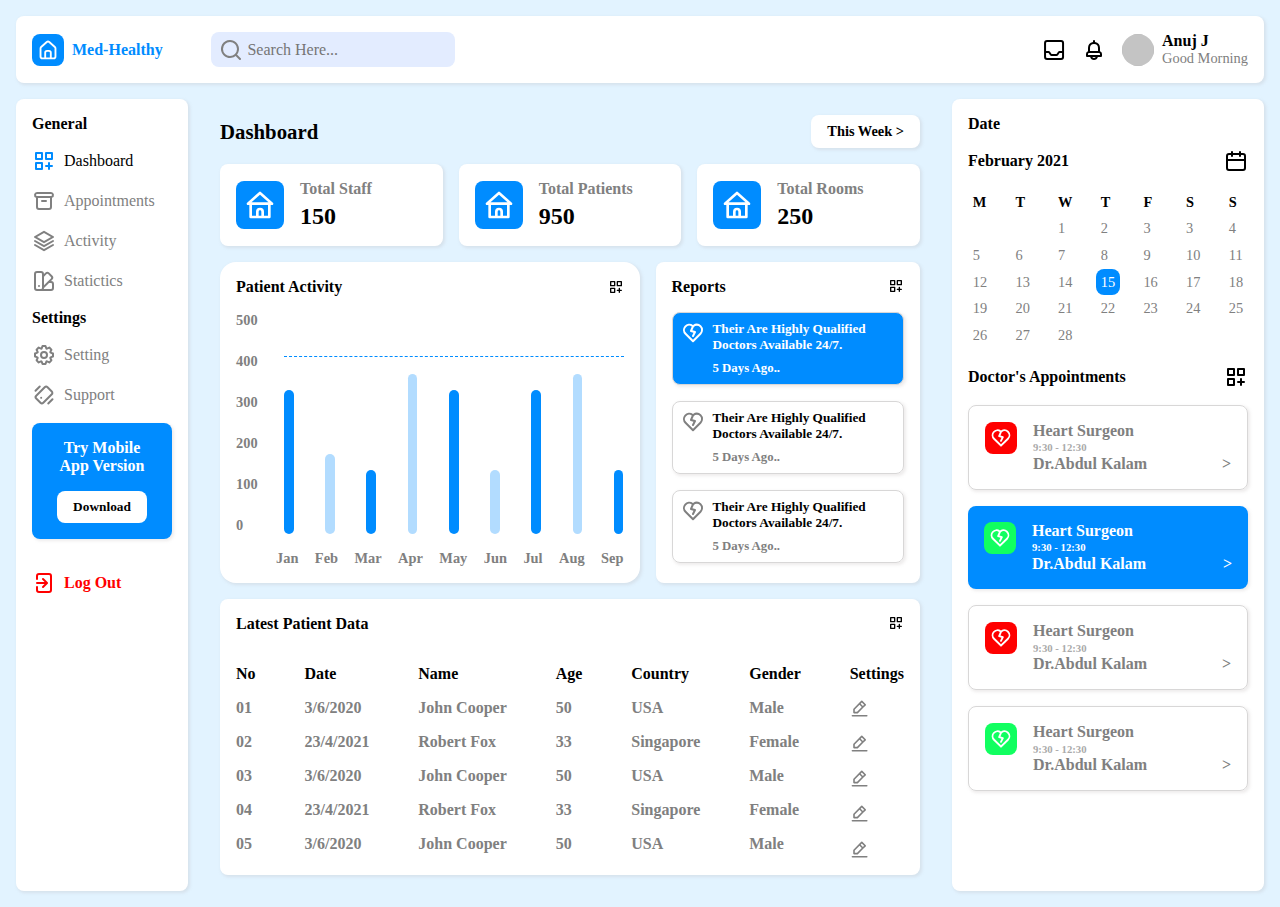
<file: index.html>
<!DOCTYPE html>
<html lang="en">
    <head>
        <meta charset="UTF-8">
        <meta name="viewport" content="width=device-width, initial-scale=1.0">
        <link rel="stylesheet" href=CSSdashboard.css>
        <title>Med-Healthy</title>
    </head>
    <body>
        <div class="header">
            <div class="logo-box">
                <svg xmlns="http://www.w3.org/2000/svg" viewBox="0 0 24 24"><path d="M20,8h0L14,2.74a3,3,0,0,0-4,0L4,8a3,3,0,0,0-1,2.26V19a3,3,0,0,0,3,3H18a3,3,0,0,0,3-3V10.25A3,3,0,0,0,20,8ZM14,20H10V15a1,1,0,0,1,1-1h2a1,1,0,0,1,1,1Zm5-1a1,1,0,0,1-1,1H16V15a3,3,0,0,0-3-3H11a3,3,0,0,0-3,3v5H6a1,1,0,0,1-1-1V10.25a1,1,0,0,1,.34-.75l6-5.25a1,1,0,0,1,1.32,0l6,5.25a1,1,0,0,1,.34.75Z"/></svg>
                <span>Med-Healthy</span>
            </div>
            <div class="search-box">
                <svg xmlns="http://www.w3.org/2000/svg" viewBox="0 0 24 24"><path d="M21.71,20.29,18,16.61A9,9,0,1,0,16.61,18l3.68,3.68a1,1,0,0,0,1.42,0A1,1,0,0,0,21.71,20.29ZM11,18a7,7,0,1,1,7-7A7,7,0,0,1,11,18Z"/></svg>
                <input type="search" placeholder="Search here...">
            </div>
            <div class="user-box">
                <svg xmlns="http://www.w3.org/2000/svg" data-name="Layer 1" viewBox="0 0 24 24"><path d="M19.05566,2h-14a3.00328,3.00328,0,0,0-3,3V19a3.00328,3.00328,0,0,0,3,3h14a3.00328,3.00328,0,0,0,3-3V5A3.00328,3.00328,0,0,0,19.05566,2Zm-14,2h14a1.001,1.001,0,0,1,1,1v8H17.59082a1.99687,1.99687,0,0,0-1.66406.89062L14.52051,16H9.59082L8.18457,13.89062A1.99687,1.99687,0,0,0,6.52051,13H4.05566V5A1.001,1.001,0,0,1,5.05566,4Zm14,16h-14a1.001,1.001,0,0,1-1-1V15H6.52051l1.40625,2.10938A1.99687,1.99687,0,0,0,9.59082,18h4.92969a1.99687,1.99687,0,0,0,1.66406-.89062L17.59082,15h2.46484v4A1.001,1.001,0,0,1,19.05566,20Z"/></svg>
                <svg xmlns="http://www.w3.org/2000/svg" data-name="Layer 1" viewBox="0 0 24 24"><path d="M18,13.18V10a6,6,0,0,0-5-5.91V3a1,1,0,0,0-2,0V4.09A6,6,0,0,0,6,10v3.18A3,3,0,0,0,4,16v2a1,1,0,0,0,1,1H8.14a4,4,0,0,0,7.72,0H19a1,1,0,0,0,1-1V16A3,3,0,0,0,18,13.18ZM8,10a4,4,0,0,1,8,0v3H8Zm4,10a2,2,0,0,1-1.72-1h3.44A2,2,0,0,1,12,20Zm6-3H6V16a1,1,0,0,1,1-1H17a1,1,0,0,1,1,1Z"/></svg>
                <div class="user-content">
                    <img>
                    <div class="user-info">
                        <span class="user-name">Anuj J</span>
                        <span>Good Morning</span>
                    </div>
                </div>
            </div>
        </div>

        <div class="container">
            <div class="left-section">
                <h4>General</h4>
                <span class="active">
                    <svg xmlns="http://www.w3.org/2000/svg" data-name="Layer 1" viewBox="0 0 24 24"><path d="M10,13H4a1,1,0,0,0-1,1v6a1,1,0,0,0,1,1h6a1,1,0,0,0,1-1V14A1,1,0,0,0,10,13ZM9,19H5V15H9ZM20,3H14a1,1,0,0,0-1,1v6a1,1,0,0,0,1,1h6a1,1,0,0,0,1-1V4A1,1,0,0,0,20,3ZM19,9H15V5h4Zm1,7H18V14a1,1,0,0,0-2,0v2H14a1,1,0,0,0,0,2h2v2a1,1,0,0,0,2,0V18h2a1,1,0,0,0,0-2ZM10,3H4A1,1,0,0,0,3,4v6a1,1,0,0,0,1,1h6a1,1,0,0,0,1-1V4A1,1,0,0,0,10,3ZM9,9H5V5H9Z"/></svg>
                    Dashboard
                </span>
                <span>
                    <svg xmlns="http://www.w3.org/2000/svg" viewBox="0 0 24 24"><path d="M10,13h4a1,1,0,0,0,0-2H10a1,1,0,0,0,0,2ZM19,3H5A3,3,0,0,0,4,8.82V18a3,3,0,0,0,3,3H17a3,3,0,0,0,3-3V8.82A3,3,0,0,0,19,3ZM18,18a1,1,0,0,1-1,1H7a1,1,0,0,1-1-1V9H18ZM19,7H5A1,1,0,0,1,5,5H19a1,1,0,0,1,0,2Z"/></svg>
                    Appointments
                </span>
                <span>
                    <svg xmlns="http://www.w3.org/2000/svg" viewBox="0 0 24 24"><path d="M2.5,8.86l9,5.2a1,1,0,0,0,1,0l9-5.2A1,1,0,0,0,22,8a1,1,0,0,0-.5-.87l-9-5.19a1,1,0,0,0-1,0l-9,5.19A1,1,0,0,0,2,8,1,1,0,0,0,2.5,8.86ZM12,4l7,4-7,4L5,8Zm8.5,7.17L12,16,3.5,11.13a1,1,0,0,0-1.37.37,1,1,0,0,0,.37,1.36l9,5.2a1,1,0,0,0,1,0l9-5.2a1,1,0,0,0,.37-1.36A1,1,0,0,0,20.5,11.13Zm0,4L12,20,3.5,15.13a1,1,0,0,0-1.37.37,1,1,0,0,0,.37,1.36l9,5.2a1,1,0,0,0,1,0l9-5.2a1,1,0,0,0,.37-1.36A1,1,0,0,0,20.5,15.13Z"/></svg>
                    Activity
                </span>
                <span>
                    <svg xmlns="http://www.w3.org/2000/svg" viewBox="0 0 24 24"><path d="M7,16a1,1,0,1,0,1,1A1,1,0,0,0,7,16Zm12.06-4,1.23-1.23a3,3,0,0,0,0-4.24L17.46,3.71a3,3,0,0,0-4.24,0L12,4.94A3,3,0,0,0,9,2H5A3,3,0,0,0,2,5V19a3,3,0,0,0,3,3H19a3,3,0,0,0,3-3V15A3,3,0,0,0,19.06,12ZM10,19a1,1,0,0,1-1,1H5a1,1,0,0,1-1-1V5A1,1,0,0,1,5,4H9a1,1,0,0,1,1,1ZM12,7.76l2.64-2.64a1,1,0,0,1,1.41,0L18.88,8a1,1,0,0,1,0,1.41L16,12.29h0L12,16.24ZM20,19a1,1,0,0,1-1,1H11.82a3.12,3.12,0,0,0,.17-.92L17.07,14H19a1,1,0,0,1,1,1Z"/></svg>
                    Statictics
                </span>
                <h4>Settings</h4>
                <span>
                    <svg xmlns="http://www.w3.org/2000/svg" viewBox="0 0 24 24"><path d="M21.32,9.55l-1.89-.63.89-1.78A1,1,0,0,0,20.13,6L18,3.87a1,1,0,0,0-1.15-.19l-1.78.89-.63-1.89A1,1,0,0,0,13.5,2h-3a1,1,0,0,0-.95.68L8.92,4.57,7.14,3.68A1,1,0,0,0,6,3.87L3.87,6a1,1,0,0,0-.19,1.15l.89,1.78-1.89.63A1,1,0,0,0,2,10.5v3a1,1,0,0,0,.68.95l1.89.63-.89,1.78A1,1,0,0,0,3.87,18L6,20.13a1,1,0,0,0,1.15.19l1.78-.89.63,1.89a1,1,0,0,0,.95.68h3a1,1,0,0,0,.95-.68l.63-1.89,1.78.89A1,1,0,0,0,18,20.13L20.13,18a1,1,0,0,0,.19-1.15l-.89-1.78,1.89-.63A1,1,0,0,0,22,13.5v-3A1,1,0,0,0,21.32,9.55ZM20,12.78l-1.2.4A2,2,0,0,0,17.64,16l.57,1.14-1.1,1.1L16,17.64a2,2,0,0,0-2.79,1.16l-.4,1.2H11.22l-.4-1.2A2,2,0,0,0,8,17.64l-1.14.57-1.1-1.1L6.36,16A2,2,0,0,0,5.2,13.18L4,12.78V11.22l1.2-.4A2,2,0,0,0,6.36,8L5.79,6.89l1.1-1.1L8,6.36A2,2,0,0,0,10.82,5.2l.4-1.2h1.56l.4,1.2A2,2,0,0,0,16,6.36l1.14-.57,1.1,1.1L17.64,8a2,2,0,0,0,1.16,2.79l1.2.4ZM12,8a4,4,0,1,0,4,4A4,4,0,0,0,12,8Zm0,6a2,2,0,1,1,2-2A2,2,0,0,1,12,14Z"/></svg>
                    Setting
                </span>
                <span>
                    <svg xmlns="http://www.w3.org/2000/svg" data-name="Layer 1" viewBox="0 0 24 24"><path d="M9.88,14.12,9.73,14l-.18-.1-.18-.05a1,1,0,0,0-.9.27.83.83,0,0,0-.22.33.94.94,0,0,0,0,.76,1.07,1.07,0,0,0,.54.54,1,1,0,0,0,.38.08,1.09,1.09,0,0,0,.39-.08.87.87,0,0,0,.32-.22,1,1,0,0,0,.22-.32,1,1,0,0,0,.07-.38.84.84,0,0,0-.08-.38A.93.93,0,0,0,9.88,14.12ZM3.51,8.76a1,1,0,0,0,.71-.3L8.46,4.22a1,1,0,0,0,0-1.41,1,1,0,0,0-1.41,0L2.81,7.05a1,1,0,0,0,0,1.41A1,1,0,0,0,3.51,8.76Zm17.68,6.78a1,1,0,0,0-1.41,0l-4.24,4.24a1,1,0,0,0,.7,1.71,1,1,0,0,0,.71-.3L21.19,17A1,1,0,0,0,21.19,15.54Zm.17-5.66a3,3,0,0,0-.87-2.12L16.24,3.51a3.08,3.08,0,0,0-4.24,0L3.51,12a3,3,0,0,0,0,4.24l4.25,4.25h0a3,3,0,0,0,4.24,0L20.49,12A3,3,0,0,0,21.36,9.88Zm-2.29.71-8.48,8.48a1,1,0,0,1-1.42,0h0L4.93,14.83a1,1,0,0,1,0-1.42l8.48-8.48a1,1,0,0,1,1.42,0l4.24,4.24a1,1,0,0,1,0,1.42Z"/></svg>
                    Support
                </span>

                <div class="download-box">
                    <h4>Try Mobile app version</h4>
                    <button>Download</button>
                </div>

                <span class="log-out">
                    <svg xmlns="http://www.w3.org/2000/svg" viewBox="0 0 24 24"><path d="M4,12a1,1,0,0,0,1,1h7.59l-2.3,2.29a1,1,0,0,0,0,1.42,1,1,0,0,0,1.42,0l4-4a1,1,0,0,0,.21-.33,1,1,0,0,0,0-.76,1,1,0,0,0-.21-.33l-4-4a1,1,0,1,0-1.42,1.42L12.59,11H5A1,1,0,0,0,4,12ZM17,2H7A3,3,0,0,0,4,5V8A1,1,0,0,0,6,8V5A1,1,0,0,1,7,4H17a1,1,0,0,1,1,1V19a1,1,0,0,1-1,1H7a1,1,0,0,1-1-1V16a1,1,0,0,0-2,0v3a3,3,0,0,0,3,3H17a3,3,0,0,0,3-3V5A3,3,0,0,0,17,2Z"/></svg>
                    Log out
                </span>
            </div>

            <div class="middle-section">
                <div class="heading">
                    Dashboard
                    <span>This Week  ></span>
                </div>
                <div class="people-count">
                    <div class="people-card">
                        <svg xmlns="http://www.w3.org/2000/svg" viewBox="0 0 24 24"><path d="M21.66,10.25l-9-8a1,1,0,0,0-1.32,0l-9,8a1,1,0,0,0-.27,1.11A1,1,0,0,0,3,12H4v9a1,1,0,0,0,1,1H19a1,1,0,0,0,1-1V12h1a1,1,0,0,0,.93-.64A1,1,0,0,0,21.66,10.25ZM13,20H11V17a1,1,0,0,1,2,0Zm5,0H15V17a3,3,0,0,0-6,0v3H6V12H18ZM5.63,10,12,4.34,18.37,10Z"/></svg>
                        <div class="people-info">
                            <h4>Total Staff</h4>
                            <h2>150</h2>
                        </div>
                    </div>
                    <div class="people-card">
                        <svg xmlns="http://www.w3.org/2000/svg" viewBox="0 0 24 24"><path d="M21.66,10.25l-9-8a1,1,0,0,0-1.32,0l-9,8a1,1,0,0,0-.27,1.11A1,1,0,0,0,3,12H4v9a1,1,0,0,0,1,1H19a1,1,0,0,0,1-1V12h1a1,1,0,0,0,.93-.64A1,1,0,0,0,21.66,10.25ZM13,20H11V17a1,1,0,0,1,2,0Zm5,0H15V17a3,3,0,0,0-6,0v3H6V12H18ZM5.63,10,12,4.34,18.37,10Z"/></svg>
                        <div class="people-info">
                            <h4>Total Patients</h4>
                            <h2>950</h2>
                        </div>
                    </div>
                    <div class="people-card">
                        <svg xmlns="http://www.w3.org/2000/svg" viewBox="0 0 24 24"><path d="M21.66,10.25l-9-8a1,1,0,0,0-1.32,0l-9,8a1,1,0,0,0-.27,1.11A1,1,0,0,0,3,12H4v9a1,1,0,0,0,1,1H19a1,1,0,0,0,1-1V12h1a1,1,0,0,0,.93-.64A1,1,0,0,0,21.66,10.25ZM13,20H11V17a1,1,0,0,1,2,0Zm5,0H15V17a3,3,0,0,0-6,0v3H6V12H18ZM5.63,10,12,4.34,18.37,10Z"/></svg>
                        <div class="people-info">
                            <h4>Total Rooms</h4>
                            <h2>250</h2>
                        </div>
                    </div>
                </div>
                <div class="stats">
                    <div class="activity">
                        <span>
                            Patient Activity
                            <svg xmlns="http://www.w3.org/2000/svg" data-name="Layer 1" viewBox="0 0 24 24"><path d="M10,13H4a1,1,0,0,0-1,1v6a1,1,0,0,0,1,1h6a1,1,0,0,0,1-1V14A1,1,0,0,0,10,13ZM9,19H5V15H9ZM20,3H14a1,1,0,0,0-1,1v6a1,1,0,0,0,1,1h6a1,1,0,0,0,1-1V4A1,1,0,0,0,20,3ZM19,9H15V5h4Zm1,7H18V14a1,1,0,0,0-2,0v2H14a1,1,0,0,0,0,2h2v2a1,1,0,0,0,2,0V18h2a1,1,0,0,0,0-2ZM10,3H4A1,1,0,0,0,3,4v6a1,1,0,0,0,1,1h6a1,1,0,0,0,1-1V4A1,1,0,0,0,10,3ZM9,9H5V5H9Z"/></svg>
                        </span>
                        <div class="graph">
                            <div class="y-axis">
                                <span>0</span><span>100</span><span>200</span><span>300</span><span>400</span><span>500</span>
                            </div>
                            <div class="bar-graph">
                                <span></span><span></span><span></span><span></span><span></span><span></span>
                                <span></span><span></s<span></span><span></span>
                            </div>
                            <div class="x-axis">
                                <span>Jan</span><span>Feb</span><span>Mar</span><span>Apr</span><span>May</span><span>Jun</span><span>Jul</span><span>Aug</span><span>Sep</span>
                            </div>
                        </div>
                    </div>
                    <div class="report">
                        <span>
                            Reports
                            <svg xmlns="http://www.w3.org/2000/svg" data-name="Layer 1" viewBox="0 0 24 24"><path d="M10,13H4a1,1,0,0,0-1,1v6a1,1,0,0,0,1,1h6a1,1,0,0,0,1-1V14A1,1,0,0,0,10,13ZM9,19H5V15H9ZM20,3H14a1,1,0,0,0-1,1v6a1,1,0,0,0,1,1h6a1,1,0,0,0,1-1V4A1,1,0,0,0,20,3ZM19,9H15V5h4Zm1,7H18V14a1,1,0,0,0-2,0v2H14a1,1,0,0,0,0,2h2v2a1,1,0,0,0,2,0V18h2a1,1,0,0,0,0-2ZM10,3H4A1,1,0,0,0,3,4v6a1,1,0,0,0,1,1h6a1,1,0,0,0,1-1V4A1,1,0,0,0,10,3ZM9,9H5V5H9Z"/></svg>
                        </span>
                        <div class="report-card active">
                            <svg xmlns="http://www.w3.org/2000/svg" data-name="Layer 1" viewBox="0 0 24 24"><path d="M20.16,4.61A6.27,6.27,0,0,0,12,4a6.27,6.27,0,0,0-8.16,9.48l7.45,7.46a1,1,0,0,0,1.42,0l7.45-7.46A6.27,6.27,0,0,0,20.16,4.61Zm-1.41,7.45L12,18.81,5.25,12.06a4.26,4.26,0,0,1,5.54-6.45l-1.71,4a1,1,0,0,0,0,.83,1,1,0,0,0,.65.53l2.77.7L11.1,14.56a1,1,0,0,0,.46,1.34A1,1,0,0,0,12,16a1,1,0,0,0,.9-.56l2-4a1,1,0,0,0,0-.86,1.05,1.05,0,0,0-.67-.55l-2.83-.71,1.45-3.39a4.26,4.26,0,0,1,5.92,6.13Z"/></svg>
                            <div class="report-info">
                                <h5>
                                    Their are highly qualified Doctors available 24/7.
                                </h5>
                                <span>5 days ago..</span>
                            </div>
                        </div>
                        <div class="report-card">
                            <svg xmlns="http://www.w3.org/2000/svg" data-name="Layer 1" viewBox="0 0 24 24"><path d="M20.16,4.61A6.27,6.27,0,0,0,12,4a6.27,6.27,0,0,0-8.16,9.48l7.45,7.46a1,1,0,0,0,1.42,0l7.45-7.46A6.27,6.27,0,0,0,20.16,4.61Zm-1.41,7.45L12,18.81,5.25,12.06a4.26,4.26,0,0,1,5.54-6.45l-1.71,4a1,1,0,0,0,0,.83,1,1,0,0,0,.65.53l2.77.7L11.1,14.56a1,1,0,0,0,.46,1.34A1,1,0,0,0,12,16a1,1,0,0,0,.9-.56l2-4a1,1,0,0,0,0-.86,1.05,1.05,0,0,0-.67-.55l-2.83-.71,1.45-3.39a4.26,4.26,0,0,1,5.92,6.13Z"/></svg>
                            <div class="report-info">
                                <h5>
                                    Their are highly qualified Doctors available 24/7.
                                </h5>
                                <span>5 days ago..</span>
                            </div>
                        </div>
                        <div class="report-card">
                            <svg xmlns="http://www.w3.org/2000/svg" data-name="Layer 1" viewBox="0 0 24 24"><path d="M20.16,4.61A6.27,6.27,0,0,0,12,4a6.27,6.27,0,0,0-8.16,9.48l7.45,7.46a1,1,0,0,0,1.42,0l7.45-7.46A6.27,6.27,0,0,0,20.16,4.61Zm-1.41,7.45L12,18.81,5.25,12.06a4.26,4.26,0,0,1,5.54-6.45l-1.71,4a1,1,0,0,0,0,.83,1,1,0,0,0,.65.53l2.77.7L11.1,14.56a1,1,0,0,0,.46,1.34A1,1,0,0,0,12,16a1,1,0,0,0,.9-.56l2-4a1,1,0,0,0,0-.86,1.05,1.05,0,0,0-.67-.55l-2.83-.71,1.45-3.39a4.26,4.26,0,0,1,5.92,6.13Z"/></svg>
                            <div class="report-info">
                                <h5>
                                    Their are highly qualified Doctors available 24/7.
                                </h5>
                                <span>5 days ago..</span>
                            </div>
                        </div>
                    </div>
                </div>
                <div class="patient">
                    <span>
                        Latest Patient Data
                        <svg xmlns="http://www.w3.org/2000/svg" data-name="Layer 1" viewBox="0 0 24 24"><path d="M10,13H4a1,1,0,0,0-1,1v6a1,1,0,0,0,1,1h6a1,1,0,0,0,1-1V14A1,1,0,0,0,10,13ZM9,19H5V15H9ZM20,3H14a1,1,0,0,0-1,1v6a1,1,0,0,0,1,1h6a1,1,0,0,0,1-1V4A1,1,0,0,0,20,3ZM19,9H15V5h4Zm1,7H18V14a1,1,0,0,0-2,0v2H14a1,1,0,0,0,0,2h2v2a1,1,0,0,0,2,0V18h2a1,1,0,0,0,0-2ZM10,3H4A1,1,0,0,0,3,4v6a1,1,0,0,0,1,1h6a1,1,0,0,0,1-1V4A1,1,0,0,0,10,3ZM9,9H5V5H9Z"/></svg>
                    </span>
                    <div class="patient-data">
                        <div class="col">
                            <span class="col-heading">No</span><span>01</span><span>02</span><span>03</span><span>04</span><span>05</span>
                        </div>
                        <div class="col">
                            <span class="col-heading">Date</span><span>3/6/2020</span><span>23/4/2021</span><span>3/6/2020</span><span>23/4/2021</span><span>3/6/2020</span>
                        </div>
                        <div class="col">
                            <span class="col-heading">Name</span><span>john cooper</span><span>robert fox</span><span>john cooper</span><span>robert fox</span><span>john cooper</span>
                        </div>
                        <div class="col">
                            <span class="col-heading">Age</span><span>50</span><span>33</span><span>50</span><span>33</span><span>50</span>
                        </div>
                        <div class="col">
                            <span class="col-heading">Country</span><span>USA</span><span>Singapore</span><span>USA</span><span>Singapore</span><span>USA</span>
                        </div>
                        <div class="col">
                            <span class="col-heading">Gender</span><span>Male</span><span>Female</span><span>Male</span><span>Female</span><span>Male</span>
                        </div>
                        <div class="col setting">
                            <span class="col-heading">Settings</span>
                            <svg xmlns="http://www.w3.org/2000/svg" viewBox="0 0 24 24"><path d="M5,18H9.24a1,1,0,0,0,.71-.29l6.92-6.93h0L19.71,8a1,1,0,0,0,0-1.42L15.47,2.29a1,1,0,0,0-1.42,0L11.23,5.12h0L4.29,12.05a1,1,0,0,0-.29.71V17A1,1,0,0,0,5,18ZM14.76,4.41l2.83,2.83L16.17,8.66,13.34,5.83ZM6,13.17l5.93-5.93,2.83,2.83L8.83,16H6ZM21,20H3a1,1,0,0,0,0,2H21a1,1,0,0,0,0-2Z"/></svg>
                            <svg xmlns="http://www.w3.org/2000/svg" viewBox="0 0 24 24"><path d="M5,18H9.24a1,1,0,0,0,.71-.29l6.92-6.93h0L19.71,8a1,1,0,0,0,0-1.42L15.47,2.29a1,1,0,0,0-1.42,0L11.23,5.12h0L4.29,12.05a1,1,0,0,0-.29.71V17A1,1,0,0,0,5,18ZM14.76,4.41l2.83,2.83L16.17,8.66,13.34,5.83ZM6,13.17l5.93-5.93,2.83,2.83L8.83,16H6ZM21,20H3a1,1,0,0,0,0,2H21a1,1,0,0,0,0-2Z"/></svg>
                            <svg xmlns="http://www.w3.org/2000/svg" viewBox="0 0 24 24"><path d="M5,18H9.24a1,1,0,0,0,.71-.29l6.92-6.93h0L19.71,8a1,1,0,0,0,0-1.42L15.47,2.29a1,1,0,0,0-1.42,0L11.23,5.12h0L4.29,12.05a1,1,0,0,0-.29.71V17A1,1,0,0,0,5,18ZM14.76,4.41l2.83,2.83L16.17,8.66,13.34,5.83ZM6,13.17l5.93-5.93,2.83,2.83L8.83,16H6ZM21,20H3a1,1,0,0,0,0,2H21a1,1,0,0,0,0-2Z"/></svg>
                            <svg xmlns="http://www.w3.org/2000/svg" viewBox="0 0 24 24"><path d="M5,18H9.24a1,1,0,0,0,.71-.29l6.92-6.93h0L19.71,8a1,1,0,0,0,0-1.42L15.47,2.29a1,1,0,0,0-1.42,0L11.23,5.12h0L4.29,12.05a1,1,0,0,0-.29.71V17A1,1,0,0,0,5,18ZM14.76,4.41l2.83,2.83L16.17,8.66,13.34,5.83ZM6,13.17l5.93-5.93,2.83,2.83L8.83,16H6ZM21,20H3a1,1,0,0,0,0,2H21a1,1,0,0,0,0-2Z"/></svg>
                            <svg xmlns="http://www.w3.org/2000/svg" viewBox="0 0 24 24"><path d="M5,18H9.24a1,1,0,0,0,.71-.29l6.92-6.93h0L19.71,8a1,1,0,0,0,0-1.42L15.47,2.29a1,1,0,0,0-1.42,0L11.23,5.12h0L4.29,12.05a1,1,0,0,0-.29.71V17A1,1,0,0,0,5,18ZM14.76,4.41l2.83,2.83L16.17,8.66,13.34,5.83ZM6,13.17l5.93-5.93,2.83,2.83L8.83,16H6ZM21,20H3a1,1,0,0,0,0,2H21a1,1,0,0,0,0-2Z"/></svg>
                        </div>
                    </div>
                </div>
            </div>

            <div class="right-section">
                <h4>Date</h4>
                <span>
                    February 2021
                    <svg xmlns="http://www.w3.org/2000/svg" viewBox="0 0 24 24"><path d="M19,4H17V3a1,1,0,0,0-2,0V4H9V3A1,1,0,0,0,7,3V4H5A3,3,0,0,0,2,7V19a3,3,0,0,0,3,3H19a3,3,0,0,0,3-3V7A3,3,0,0,0,19,4Zm1,15a1,1,0,0,1-1,1H5a1,1,0,0,1-1-1V12H20Zm0-9H4V7A1,1,0,0,1,5,6H7V7A1,1,0,0,0,9,7V6h6V7a1,1,0,0,0,2,0V6h2a1,1,0,0,1,1,1Z"/></svg>
                </span>
                <div class="calender">
                    <span class="day">M</span><span class="day">T</span><span class="day">W</span><span class="day">T</span><span class="day">F</span><span class="day">S</span><span class="day">S</span>
                    <span></span><span></span><span>1</span><span>2</span><span>3</span><span>3</span><span>4</span>
                    <span>5</span><span>6</span><span>7</span><span>8</span><span>9</span><span>10</span><span>11</span>
                    <span>12</span><span>13</span><span>14</span><span class="date">15</span><span>16</span><span>17</span><span>18</span>
                    <span>19</span><span>20</span><span>21</span><span>22</span><span>23</span><span>24</span><span>25</span>
                    <span>26</span><span>27</span><span>28</span><span></span><span></span><span></span><span></span>
                </div>
                <span>
                    Doctor's Appointments
                    <svg xmlns="http://www.w3.org/2000/svg" data-name="Layer 1" viewBox="0 0 24 24"><path d="M10,13H4a1,1,0,0,0-1,1v6a1,1,0,0,0,1,1h6a1,1,0,0,0,1-1V14A1,1,0,0,0,10,13ZM9,19H5V15H9ZM20,3H14a1,1,0,0,0-1,1v6a1,1,0,0,0,1,1h6a1,1,0,0,0,1-1V4A1,1,0,0,0,20,3ZM19,9H15V5h4Zm1,7H18V14a1,1,0,0,0-2,0v2H14a1,1,0,0,0,0,2h2v2a1,1,0,0,0,2,0V18h2a1,1,0,0,0,0-2ZM10,3H4A1,1,0,0,0,3,4v6a1,1,0,0,0,1,1h6a1,1,0,0,0,1-1V4A1,1,0,0,0,10,3ZM9,9H5V5H9Z"/></svg>
                </span>
                <div class="doctor-card">
                    <svg xmlns="http://www.w3.org/2000/svg" data-name="Layer 1" viewBox="0 0 24 24"><path d="M20.16,4.61A6.27,6.27,0,0,0,12,4a6.27,6.27,0,0,0-8.16,9.48l7.45,7.46a1,1,0,0,0,1.42,0l7.45-7.46A6.27,6.27,0,0,0,20.16,4.61Zm-1.41,7.45L12,18.81,5.25,12.06a4.26,4.26,0,0,1,5.54-6.45l-1.71,4a1,1,0,0,0,0,.83,1,1,0,0,0,.65.53l2.77.7L11.1,14.56a1,1,0,0,0,.46,1.34A1,1,0,0,0,12,16a1,1,0,0,0,.9-.56l2-4a1,1,0,0,0,0-.86,1.05,1.05,0,0,0-.67-.55l-2.83-.71,1.45-3.39a4.26,4.26,0,0,1,5.92,6.13Z"/></svg>
                    <div class="doctor-info">
                        <h4>Heart Surgeon</h4>
                        <h6>9:30 - 12:30</h6>
                        <span>Dr.Abdul Kalam <mark>></mark></span>
                    </div>
                </div>
                <div class="doctor-card active">
                    <svg xmlns="http://www.w3.org/2000/svg" data-name="Layer 1" viewBox="0 0 24 24"><path d="M20.16,4.61A6.27,6.27,0,0,0,12,4a6.27,6.27,0,0,0-8.16,9.48l7.45,7.46a1,1,0,0,0,1.42,0l7.45-7.46A6.27,6.27,0,0,0,20.16,4.61Zm-1.41,7.45L12,18.81,5.25,12.06a4.26,4.26,0,0,1,5.54-6.45l-1.71,4a1,1,0,0,0,0,.83,1,1,0,0,0,.65.53l2.77.7L11.1,14.56a1,1,0,0,0,.46,1.34A1,1,0,0,0,12,16a1,1,0,0,0,.9-.56l2-4a1,1,0,0,0,0-.86,1.05,1.05,0,0,0-.67-.55l-2.83-.71,1.45-3.39a4.26,4.26,0,0,1,5.92,6.13Z"/></svg>
                    <div class="doctor-info">
                        <h4>Heart Surgeon</h4>
                        <h6>9:30 - 12:30</h6>
                        <span>Dr.Abdul Kalam <mark>></mark></span>
                    </div>
                </div>
                <div class="doctor-card">
                    <svg xmlns="http://www.w3.org/2000/svg" data-name="Layer 1" viewBox="0 0 24 24"><path d="M20.16,4.61A6.27,6.27,0,0,0,12,4a6.27,6.27,0,0,0-8.16,9.48l7.45,7.46a1,1,0,0,0,1.42,0l7.45-7.46A6.27,6.27,0,0,0,20.16,4.61Zm-1.41,7.45L12,18.81,5.25,12.06a4.26,4.26,0,0,1,5.54-6.45l-1.71,4a1,1,0,0,0,0,.83,1,1,0,0,0,.65.53l2.77.7L11.1,14.56a1,1,0,0,0,.46,1.34A1,1,0,0,0,12,16a1,1,0,0,0,.9-.56l2-4a1,1,0,0,0,0-.86,1.05,1.05,0,0,0-.67-.55l-2.83-.71,1.45-3.39a4.26,4.26,0,0,1,5.92,6.13Z"/></svg>
                    <div class="doctor-info">
                        <h4>Heart Surgeon</h4>
                        <h6>9:30 - 12:30</h6>
                        <span>Dr.Abdul Kalam <mark>></mark></span>
                    </div>
                </div>
                <div class="doctor-card">
                    <svg xmlns="http://www.w3.org/2000/svg" data-name="Layer 1" viewBox="0 0 24 24"><path d="M20.16,4.61A6.27,6.27,0,0,0,12,4a6.27,6.27,0,0,0-8.16,9.48l7.45,7.46a1,1,0,0,0,1.42,0l7.45-7.46A6.27,6.27,0,0,0,20.16,4.61Zm-1.41,7.45L12,18.81,5.25,12.06a4.26,4.26,0,0,1,5.54-6.45l-1.71,4a1,1,0,0,0,0,.83,1,1,0,0,0,.65.53l2.77.7L11.1,14.56a1,1,0,0,0,.46,1.34A1,1,0,0,0,12,16a1,1,0,0,0,.9-.56l2-4a1,1,0,0,0,0-.86,1.05,1.05,0,0,0-.67-.55l-2.83-.71,1.45-3.39a4.26,4.26,0,0,1,5.92,6.13Z"/></svg>
                    <div class="doctor-info">
                        <h4>Heart Surgeon</h4>
                        <h6>9:30 - 12:30</h6>
                        <span>Dr.Abdul Kalam <mark>></mark></span>
                    </div>
                </div>
            </div>
        </div>
    </body>
</html>
</file>
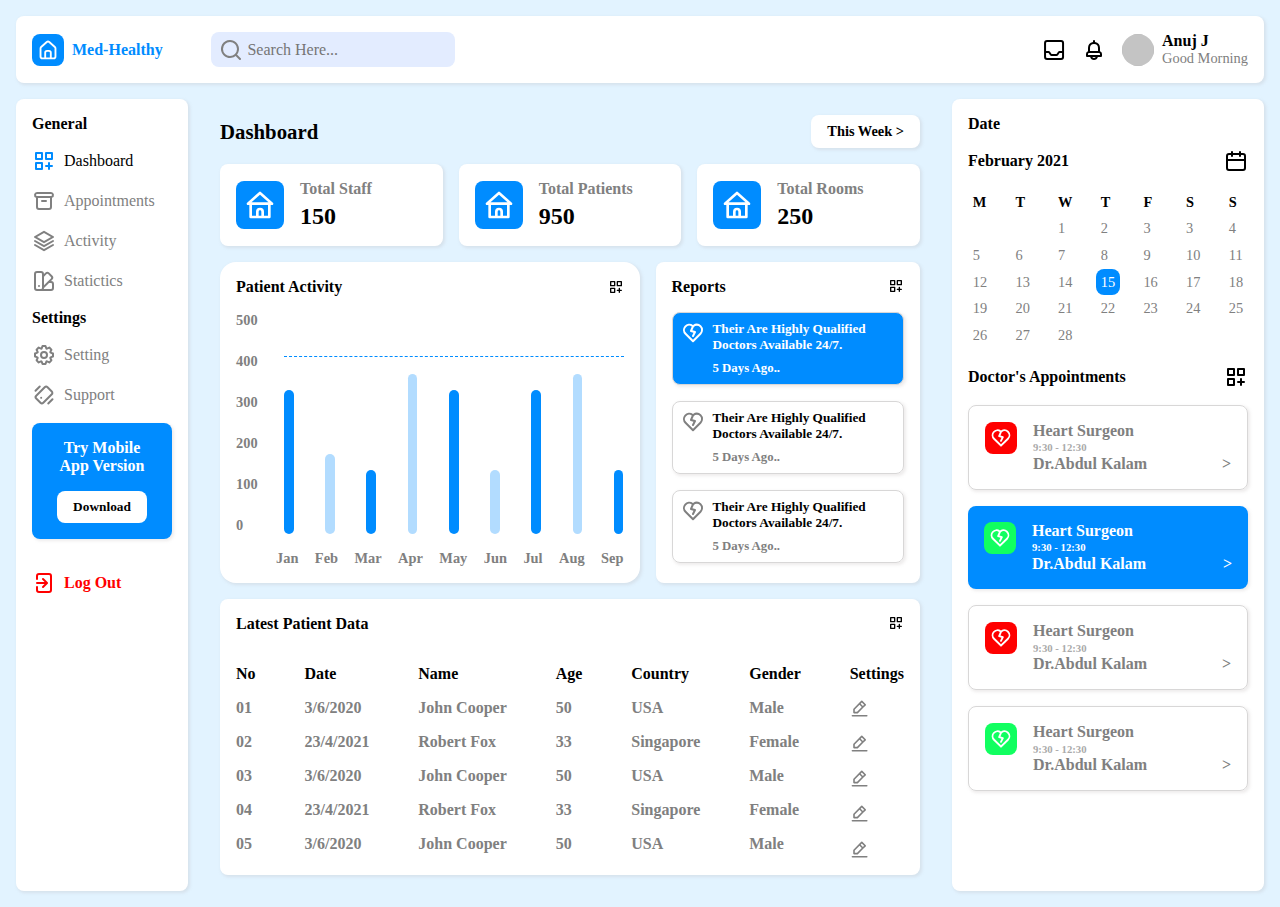
<file: dashboard.html>
<!DOCTYPE html>
<html lang="en">
    <head>
        <meta charset="UTF-8">
        <meta name="viewport" content="width=device-width, initial-scale=1.0">
        <link rel="stylesheet" href=CSSdashboard.css>
        <title>Med-Healthy</title>
    </head>
    <body>
        <div class="header">
            <div class="logo-box">
                <svg xmlns="http://www.w3.org/2000/svg" viewBox="0 0 24 24"><path d="M20,8h0L14,2.74a3,3,0,0,0-4,0L4,8a3,3,0,0,0-1,2.26V19a3,3,0,0,0,3,3H18a3,3,0,0,0,3-3V10.25A3,3,0,0,0,20,8ZM14,20H10V15a1,1,0,0,1,1-1h2a1,1,0,0,1,1,1Zm5-1a1,1,0,0,1-1,1H16V15a3,3,0,0,0-3-3H11a3,3,0,0,0-3,3v5H6a1,1,0,0,1-1-1V10.25a1,1,0,0,1,.34-.75l6-5.25a1,1,0,0,1,1.32,0l6,5.25a1,1,0,0,1,.34.75Z"/></svg>
                <span>Med-Healthy</span>
            </div>
            <div class="search-box">
                <svg xmlns="http://www.w3.org/2000/svg" viewBox="0 0 24 24"><path d="M21.71,20.29,18,16.61A9,9,0,1,0,16.61,18l3.68,3.68a1,1,0,0,0,1.42,0A1,1,0,0,0,21.71,20.29ZM11,18a7,7,0,1,1,7-7A7,7,0,0,1,11,18Z"/></svg>
                <input type="search" placeholder="Search here...">
            </div>
            <div class="user-box">
                <svg xmlns="http://www.w3.org/2000/svg" data-name="Layer 1" viewBox="0 0 24 24"><path d="M19.05566,2h-14a3.00328,3.00328,0,0,0-3,3V19a3.00328,3.00328,0,0,0,3,3h14a3.00328,3.00328,0,0,0,3-3V5A3.00328,3.00328,0,0,0,19.05566,2Zm-14,2h14a1.001,1.001,0,0,1,1,1v8H17.59082a1.99687,1.99687,0,0,0-1.66406.89062L14.52051,16H9.59082L8.18457,13.89062A1.99687,1.99687,0,0,0,6.52051,13H4.05566V5A1.001,1.001,0,0,1,5.05566,4Zm14,16h-14a1.001,1.001,0,0,1-1-1V15H6.52051l1.40625,2.10938A1.99687,1.99687,0,0,0,9.59082,18h4.92969a1.99687,1.99687,0,0,0,1.66406-.89062L17.59082,15h2.46484v4A1.001,1.001,0,0,1,19.05566,20Z"/></svg>
                <svg xmlns="http://www.w3.org/2000/svg" data-name="Layer 1" viewBox="0 0 24 24"><path d="M18,13.18V10a6,6,0,0,0-5-5.91V3a1,1,0,0,0-2,0V4.09A6,6,0,0,0,6,10v3.18A3,3,0,0,0,4,16v2a1,1,0,0,0,1,1H8.14a4,4,0,0,0,7.72,0H19a1,1,0,0,0,1-1V16A3,3,0,0,0,18,13.18ZM8,10a4,4,0,0,1,8,0v3H8Zm4,10a2,2,0,0,1-1.72-1h3.44A2,2,0,0,1,12,20Zm6-3H6V16a1,1,0,0,1,1-1H17a1,1,0,0,1,1,1Z"/></svg>
                <div class="user-content">
                    <img>
                    <div class="user-info">
                        <span class="user-name">Anuj J</span>
                        <span>Good Morning</span>
                    </div>
                </div>
            </div>
        </div>

        <div class="container">
            <div class="left-section">
                <h4>General</h4>
                <span class="active">
                    <svg xmlns="http://www.w3.org/2000/svg" data-name="Layer 1" viewBox="0 0 24 24"><path d="M10,13H4a1,1,0,0,0-1,1v6a1,1,0,0,0,1,1h6a1,1,0,0,0,1-1V14A1,1,0,0,0,10,13ZM9,19H5V15H9ZM20,3H14a1,1,0,0,0-1,1v6a1,1,0,0,0,1,1h6a1,1,0,0,0,1-1V4A1,1,0,0,0,20,3ZM19,9H15V5h4Zm1,7H18V14a1,1,0,0,0-2,0v2H14a1,1,0,0,0,0,2h2v2a1,1,0,0,0,2,0V18h2a1,1,0,0,0,0-2ZM10,3H4A1,1,0,0,0,3,4v6a1,1,0,0,0,1,1h6a1,1,0,0,0,1-1V4A1,1,0,0,0,10,3ZM9,9H5V5H9Z"/></svg>
                    Dashboard
                </span>
                <span>
                    <svg xmlns="http://www.w3.org/2000/svg" viewBox="0 0 24 24"><path d="M10,13h4a1,1,0,0,0,0-2H10a1,1,0,0,0,0,2ZM19,3H5A3,3,0,0,0,4,8.82V18a3,3,0,0,0,3,3H17a3,3,0,0,0,3-3V8.82A3,3,0,0,0,19,3ZM18,18a1,1,0,0,1-1,1H7a1,1,0,0,1-1-1V9H18ZM19,7H5A1,1,0,0,1,5,5H19a1,1,0,0,1,0,2Z"/></svg>
                    Appointments
                </span>
                <span>
                    <svg xmlns="http://www.w3.org/2000/svg" viewBox="0 0 24 24"><path d="M2.5,8.86l9,5.2a1,1,0,0,0,1,0l9-5.2A1,1,0,0,0,22,8a1,1,0,0,0-.5-.87l-9-5.19a1,1,0,0,0-1,0l-9,5.19A1,1,0,0,0,2,8,1,1,0,0,0,2.5,8.86ZM12,4l7,4-7,4L5,8Zm8.5,7.17L12,16,3.5,11.13a1,1,0,0,0-1.37.37,1,1,0,0,0,.37,1.36l9,5.2a1,1,0,0,0,1,0l9-5.2a1,1,0,0,0,.37-1.36A1,1,0,0,0,20.5,11.13Zm0,4L12,20,3.5,15.13a1,1,0,0,0-1.37.37,1,1,0,0,0,.37,1.36l9,5.2a1,1,0,0,0,1,0l9-5.2a1,1,0,0,0,.37-1.36A1,1,0,0,0,20.5,15.13Z"/></svg>
                    Activity
                </span>
                <span>
                    <svg xmlns="http://www.w3.org/2000/svg" viewBox="0 0 24 24"><path d="M7,16a1,1,0,1,0,1,1A1,1,0,0,0,7,16Zm12.06-4,1.23-1.23a3,3,0,0,0,0-4.24L17.46,3.71a3,3,0,0,0-4.24,0L12,4.94A3,3,0,0,0,9,2H5A3,3,0,0,0,2,5V19a3,3,0,0,0,3,3H19a3,3,0,0,0,3-3V15A3,3,0,0,0,19.06,12ZM10,19a1,1,0,0,1-1,1H5a1,1,0,0,1-1-1V5A1,1,0,0,1,5,4H9a1,1,0,0,1,1,1ZM12,7.76l2.64-2.64a1,1,0,0,1,1.41,0L18.88,8a1,1,0,0,1,0,1.41L16,12.29h0L12,16.24ZM20,19a1,1,0,0,1-1,1H11.82a3.12,3.12,0,0,0,.17-.92L17.07,14H19a1,1,0,0,1,1,1Z"/></svg>
                    Statictics
                </span>
                <h4>Settings</h4>
                <span>
                    <svg xmlns="http://www.w3.org/2000/svg" viewBox="0 0 24 24"><path d="M21.32,9.55l-1.89-.63.89-1.78A1,1,0,0,0,20.13,6L18,3.87a1,1,0,0,0-1.15-.19l-1.78.89-.63-1.89A1,1,0,0,0,13.5,2h-3a1,1,0,0,0-.95.68L8.92,4.57,7.14,3.68A1,1,0,0,0,6,3.87L3.87,6a1,1,0,0,0-.19,1.15l.89,1.78-1.89.63A1,1,0,0,0,2,10.5v3a1,1,0,0,0,.68.95l1.89.63-.89,1.78A1,1,0,0,0,3.87,18L6,20.13a1,1,0,0,0,1.15.19l1.78-.89.63,1.89a1,1,0,0,0,.95.68h3a1,1,0,0,0,.95-.68l.63-1.89,1.78.89A1,1,0,0,0,18,20.13L20.13,18a1,1,0,0,0,.19-1.15l-.89-1.78,1.89-.63A1,1,0,0,0,22,13.5v-3A1,1,0,0,0,21.32,9.55ZM20,12.78l-1.2.4A2,2,0,0,0,17.64,16l.57,1.14-1.1,1.1L16,17.64a2,2,0,0,0-2.79,1.16l-.4,1.2H11.22l-.4-1.2A2,2,0,0,0,8,17.64l-1.14.57-1.1-1.1L6.36,16A2,2,0,0,0,5.2,13.18L4,12.78V11.22l1.2-.4A2,2,0,0,0,6.36,8L5.79,6.89l1.1-1.1L8,6.36A2,2,0,0,0,10.82,5.2l.4-1.2h1.56l.4,1.2A2,2,0,0,0,16,6.36l1.14-.57,1.1,1.1L17.64,8a2,2,0,0,0,1.16,2.79l1.2.4ZM12,8a4,4,0,1,0,4,4A4,4,0,0,0,12,8Zm0,6a2,2,0,1,1,2-2A2,2,0,0,1,12,14Z"/></svg>
                    Setting
                </span>
                <span>
                    <svg xmlns="http://www.w3.org/2000/svg" data-name="Layer 1" viewBox="0 0 24 24"><path d="M9.88,14.12,9.73,14l-.18-.1-.18-.05a1,1,0,0,0-.9.27.83.83,0,0,0-.22.33.94.94,0,0,0,0,.76,1.07,1.07,0,0,0,.54.54,1,1,0,0,0,.38.08,1.09,1.09,0,0,0,.39-.08.87.87,0,0,0,.32-.22,1,1,0,0,0,.22-.32,1,1,0,0,0,.07-.38.84.84,0,0,0-.08-.38A.93.93,0,0,0,9.88,14.12ZM3.51,8.76a1,1,0,0,0,.71-.3L8.46,4.22a1,1,0,0,0,0-1.41,1,1,0,0,0-1.41,0L2.81,7.05a1,1,0,0,0,0,1.41A1,1,0,0,0,3.51,8.76Zm17.68,6.78a1,1,0,0,0-1.41,0l-4.24,4.24a1,1,0,0,0,.7,1.71,1,1,0,0,0,.71-.3L21.19,17A1,1,0,0,0,21.19,15.54Zm.17-5.66a3,3,0,0,0-.87-2.12L16.24,3.51a3.08,3.08,0,0,0-4.24,0L3.51,12a3,3,0,0,0,0,4.24l4.25,4.25h0a3,3,0,0,0,4.24,0L20.49,12A3,3,0,0,0,21.36,9.88Zm-2.29.71-8.48,8.48a1,1,0,0,1-1.42,0h0L4.93,14.83a1,1,0,0,1,0-1.42l8.48-8.48a1,1,0,0,1,1.42,0l4.24,4.24a1,1,0,0,1,0,1.42Z"/></svg>
                    Support
                </span>

                <div class="download-box">
                    <h4>Try Mobile app version</h4>
                    <button>Download</button>
                </div>

                <span class="log-out">
                    <svg xmlns="http://www.w3.org/2000/svg" viewBox="0 0 24 24"><path d="M4,12a1,1,0,0,0,1,1h7.59l-2.3,2.29a1,1,0,0,0,0,1.42,1,1,0,0,0,1.42,0l4-4a1,1,0,0,0,.21-.33,1,1,0,0,0,0-.76,1,1,0,0,0-.21-.33l-4-4a1,1,0,1,0-1.42,1.42L12.59,11H5A1,1,0,0,0,4,12ZM17,2H7A3,3,0,0,0,4,5V8A1,1,0,0,0,6,8V5A1,1,0,0,1,7,4H17a1,1,0,0,1,1,1V19a1,1,0,0,1-1,1H7a1,1,0,0,1-1-1V16a1,1,0,0,0-2,0v3a3,3,0,0,0,3,3H17a3,3,0,0,0,3-3V5A3,3,0,0,0,17,2Z"/></svg>
                    Log out
                </span>
            </div>

            <div class="middle-section">
                <div class="heading">
                    Dashboard
                    <span>This Week  ></span>
                </div>
                <div class="people-count">
                    <div class="people-card">
                        <svg xmlns="http://www.w3.org/2000/svg" viewBox="0 0 24 24"><path d="M21.66,10.25l-9-8a1,1,0,0,0-1.32,0l-9,8a1,1,0,0,0-.27,1.11A1,1,0,0,0,3,12H4v9a1,1,0,0,0,1,1H19a1,1,0,0,0,1-1V12h1a1,1,0,0,0,.93-.64A1,1,0,0,0,21.66,10.25ZM13,20H11V17a1,1,0,0,1,2,0Zm5,0H15V17a3,3,0,0,0-6,0v3H6V12H18ZM5.63,10,12,4.34,18.37,10Z"/></svg>
                        <div class="people-info">
                            <h4>Total Staff</h4>
                            <h2>150</h2>
                        </div>
                    </div>
                    <div class="people-card">
                        <svg xmlns="http://www.w3.org/2000/svg" viewBox="0 0 24 24"><path d="M21.66,10.25l-9-8a1,1,0,0,0-1.32,0l-9,8a1,1,0,0,0-.27,1.11A1,1,0,0,0,3,12H4v9a1,1,0,0,0,1,1H19a1,1,0,0,0,1-1V12h1a1,1,0,0,0,.93-.64A1,1,0,0,0,21.66,10.25ZM13,20H11V17a1,1,0,0,1,2,0Zm5,0H15V17a3,3,0,0,0-6,0v3H6V12H18ZM5.63,10,12,4.34,18.37,10Z"/></svg>
                        <div class="people-info">
                            <h4>Total Patients</h4>
                            <h2>950</h2>
                        </div>
                    </div>
                    <div class="people-card">
                        <svg xmlns="http://www.w3.org/2000/svg" viewBox="0 0 24 24"><path d="M21.66,10.25l-9-8a1,1,0,0,0-1.32,0l-9,8a1,1,0,0,0-.27,1.11A1,1,0,0,0,3,12H4v9a1,1,0,0,0,1,1H19a1,1,0,0,0,1-1V12h1a1,1,0,0,0,.93-.64A1,1,0,0,0,21.66,10.25ZM13,20H11V17a1,1,0,0,1,2,0Zm5,0H15V17a3,3,0,0,0-6,0v3H6V12H18ZM5.63,10,12,4.34,18.37,10Z"/></svg>
                        <div class="people-info">
                            <h4>Total Rooms</h4>
                            <h2>250</h2>
                        </div>
                    </div>
                </div>
                <div class="stats">
                    <div class="activity">
                        <span>
                            Patient Activity
                            <svg xmlns="http://www.w3.org/2000/svg" data-name="Layer 1" viewBox="0 0 24 24"><path d="M10,13H4a1,1,0,0,0-1,1v6a1,1,0,0,0,1,1h6a1,1,0,0,0,1-1V14A1,1,0,0,0,10,13ZM9,19H5V15H9ZM20,3H14a1,1,0,0,0-1,1v6a1,1,0,0,0,1,1h6a1,1,0,0,0,1-1V4A1,1,0,0,0,20,3ZM19,9H15V5h4Zm1,7H18V14a1,1,0,0,0-2,0v2H14a1,1,0,0,0,0,2h2v2a1,1,0,0,0,2,0V18h2a1,1,0,0,0,0-2ZM10,3H4A1,1,0,0,0,3,4v6a1,1,0,0,0,1,1h6a1,1,0,0,0,1-1V4A1,1,0,0,0,10,3ZM9,9H5V5H9Z"/></svg>
                        </span>
                        <div class="graph">
                            <div class="y-axis">
                                <span>0</span><span>100</span><span>200</span><span>300</span><span>400</span><span>500</span>
                            </div>
                            <div class="bar-graph">
                                <span></span><span></span><span></span><span></span><span></span><span></span>
                                <span></span><span></s<span></span><span></span>
                            </div>
                            <div class="x-axis">
                                <span>Jan</span><span>Feb</span><span>Mar</span><span>Apr</span><span>May</span><span>Jun</span><span>Jul</span><span>Aug</span><span>Sep</span>
                            </div>
                        </div>
                    </div>
                    <div class="report">
                        <span>
                            Reports
                            <svg xmlns="http://www.w3.org/2000/svg" data-name="Layer 1" viewBox="0 0 24 24"><path d="M10,13H4a1,1,0,0,0-1,1v6a1,1,0,0,0,1,1h6a1,1,0,0,0,1-1V14A1,1,0,0,0,10,13ZM9,19H5V15H9ZM20,3H14a1,1,0,0,0-1,1v6a1,1,0,0,0,1,1h6a1,1,0,0,0,1-1V4A1,1,0,0,0,20,3ZM19,9H15V5h4Zm1,7H18V14a1,1,0,0,0-2,0v2H14a1,1,0,0,0,0,2h2v2a1,1,0,0,0,2,0V18h2a1,1,0,0,0,0-2ZM10,3H4A1,1,0,0,0,3,4v6a1,1,0,0,0,1,1h6a1,1,0,0,0,1-1V4A1,1,0,0,0,10,3ZM9,9H5V5H9Z"/></svg>
                        </span>
                        <div class="report-card active">
                            <svg xmlns="http://www.w3.org/2000/svg" data-name="Layer 1" viewBox="0 0 24 24"><path d="M20.16,4.61A6.27,6.27,0,0,0,12,4a6.27,6.27,0,0,0-8.16,9.48l7.45,7.46a1,1,0,0,0,1.42,0l7.45-7.46A6.27,6.27,0,0,0,20.16,4.61Zm-1.41,7.45L12,18.81,5.25,12.06a4.26,4.26,0,0,1,5.54-6.45l-1.71,4a1,1,0,0,0,0,.83,1,1,0,0,0,.65.53l2.77.7L11.1,14.56a1,1,0,0,0,.46,1.34A1,1,0,0,0,12,16a1,1,0,0,0,.9-.56l2-4a1,1,0,0,0,0-.86,1.05,1.05,0,0,0-.67-.55l-2.83-.71,1.45-3.39a4.26,4.26,0,0,1,5.92,6.13Z"/></svg>
                            <div class="report-info">
                                <h5>
                                    Their are highly qualified Doctors available 24/7.
                                </h5>
                                <span>5 days ago..</span>
                            </div>
                        </div>
                        <div class="report-card">
                            <svg xmlns="http://www.w3.org/2000/svg" data-name="Layer 1" viewBox="0 0 24 24"><path d="M20.16,4.61A6.27,6.27,0,0,0,12,4a6.27,6.27,0,0,0-8.16,9.48l7.45,7.46a1,1,0,0,0,1.42,0l7.45-7.46A6.27,6.27,0,0,0,20.16,4.61Zm-1.41,7.45L12,18.81,5.25,12.06a4.26,4.26,0,0,1,5.54-6.45l-1.71,4a1,1,0,0,0,0,.83,1,1,0,0,0,.65.53l2.77.7L11.1,14.56a1,1,0,0,0,.46,1.34A1,1,0,0,0,12,16a1,1,0,0,0,.9-.56l2-4a1,1,0,0,0,0-.86,1.05,1.05,0,0,0-.67-.55l-2.83-.71,1.45-3.39a4.26,4.26,0,0,1,5.92,6.13Z"/></svg>
                            <div class="report-info">
                                <h5>
                                    Their are highly qualified Doctors available 24/7.
                                </h5>
                                <span>5 days ago..</span>
                            </div>
                        </div>
                        <div class="report-card">
                            <svg xmlns="http://www.w3.org/2000/svg" data-name="Layer 1" viewBox="0 0 24 24"><path d="M20.16,4.61A6.27,6.27,0,0,0,12,4a6.27,6.27,0,0,0-8.16,9.48l7.45,7.46a1,1,0,0,0,1.42,0l7.45-7.46A6.27,6.27,0,0,0,20.16,4.61Zm-1.41,7.45L12,18.81,5.25,12.06a4.26,4.26,0,0,1,5.54-6.45l-1.71,4a1,1,0,0,0,0,.83,1,1,0,0,0,.65.53l2.77.7L11.1,14.56a1,1,0,0,0,.46,1.34A1,1,0,0,0,12,16a1,1,0,0,0,.9-.56l2-4a1,1,0,0,0,0-.86,1.05,1.05,0,0,0-.67-.55l-2.83-.71,1.45-3.39a4.26,4.26,0,0,1,5.92,6.13Z"/></svg>
                            <div class="report-info">
                                <h5>
                                    Their are highly qualified Doctors available 24/7.
                                </h5>
                                <span>5 days ago..</span>
                            </div>
                        </div>
                    </div>
                </div>
                <div class="patient">
                    <span>
                        Latest Patient Data
                        <svg xmlns="http://www.w3.org/2000/svg" data-name="Layer 1" viewBox="0 0 24 24"><path d="M10,13H4a1,1,0,0,0-1,1v6a1,1,0,0,0,1,1h6a1,1,0,0,0,1-1V14A1,1,0,0,0,10,13ZM9,19H5V15H9ZM20,3H14a1,1,0,0,0-1,1v6a1,1,0,0,0,1,1h6a1,1,0,0,0,1-1V4A1,1,0,0,0,20,3ZM19,9H15V5h4Zm1,7H18V14a1,1,0,0,0-2,0v2H14a1,1,0,0,0,0,2h2v2a1,1,0,0,0,2,0V18h2a1,1,0,0,0,0-2ZM10,3H4A1,1,0,0,0,3,4v6a1,1,0,0,0,1,1h6a1,1,0,0,0,1-1V4A1,1,0,0,0,10,3ZM9,9H5V5H9Z"/></svg>
                    </span>
                    <div class="patient-data">
                        <div class="col">
                            <span class="col-heading">No</span><span>01</span><span>02</span><span>03</span><span>04</span><span>05</span>
                        </div>
                        <div class="col">
                            <span class="col-heading">Date</span><span>3/6/2020</span><span>23/4/2021</span><span>3/6/2020</span><span>23/4/2021</span><span>3/6/2020</span>
                        </div>
                        <div class="col">
                            <span class="col-heading">Name</span><span>john cooper</span><span>robert fox</span><span>john cooper</span><span>robert fox</span><span>john cooper</span>
                        </div>
                        <div class="col">
                            <span class="col-heading">Age</span><span>50</span><span>33</span><span>50</span><span>33</span><span>50</span>
                        </div>
                        <div class="col">
                            <span class="col-heading">Country</span><span>USA</span><span>Singapore</span><span>USA</span><span>Singapore</span><span>USA</span>
                        </div>
                        <div class="col">
                            <span class="col-heading">Gender</span><span>Male</span><span>Female</span><span>Male</span><span>Female</span><span>Male</span>
                        </div>
                        <div class="col setting">
                            <span class="col-heading">Settings</span>
                            <svg xmlns="http://www.w3.org/2000/svg" viewBox="0 0 24 24"><path d="M5,18H9.24a1,1,0,0,0,.71-.29l6.92-6.93h0L19.71,8a1,1,0,0,0,0-1.42L15.47,2.29a1,1,0,0,0-1.42,0L11.23,5.12h0L4.29,12.05a1,1,0,0,0-.29.71V17A1,1,0,0,0,5,18ZM14.76,4.41l2.83,2.83L16.17,8.66,13.34,5.83ZM6,13.17l5.93-5.93,2.83,2.83L8.83,16H6ZM21,20H3a1,1,0,0,0,0,2H21a1,1,0,0,0,0-2Z"/></svg>
                            <svg xmlns="http://www.w3.org/2000/svg" viewBox="0 0 24 24"><path d="M5,18H9.24a1,1,0,0,0,.71-.29l6.92-6.93h0L19.71,8a1,1,0,0,0,0-1.42L15.47,2.29a1,1,0,0,0-1.42,0L11.23,5.12h0L4.29,12.05a1,1,0,0,0-.29.71V17A1,1,0,0,0,5,18ZM14.76,4.41l2.83,2.83L16.17,8.66,13.34,5.83ZM6,13.17l5.93-5.93,2.83,2.83L8.83,16H6ZM21,20H3a1,1,0,0,0,0,2H21a1,1,0,0,0,0-2Z"/></svg>
                            <svg xmlns="http://www.w3.org/2000/svg" viewBox="0 0 24 24"><path d="M5,18H9.24a1,1,0,0,0,.71-.29l6.92-6.93h0L19.71,8a1,1,0,0,0,0-1.42L15.47,2.29a1,1,0,0,0-1.42,0L11.23,5.12h0L4.29,12.05a1,1,0,0,0-.29.71V17A1,1,0,0,0,5,18ZM14.76,4.41l2.83,2.83L16.17,8.66,13.34,5.83ZM6,13.17l5.93-5.93,2.83,2.83L8.83,16H6ZM21,20H3a1,1,0,0,0,0,2H21a1,1,0,0,0,0-2Z"/></svg>
                            <svg xmlns="http://www.w3.org/2000/svg" viewBox="0 0 24 24"><path d="M5,18H9.24a1,1,0,0,0,.71-.29l6.92-6.93h0L19.71,8a1,1,0,0,0,0-1.42L15.47,2.29a1,1,0,0,0-1.42,0L11.23,5.12h0L4.29,12.05a1,1,0,0,0-.29.71V17A1,1,0,0,0,5,18ZM14.76,4.41l2.83,2.83L16.17,8.66,13.34,5.83ZM6,13.17l5.93-5.93,2.83,2.83L8.83,16H6ZM21,20H3a1,1,0,0,0,0,2H21a1,1,0,0,0,0-2Z"/></svg>
                            <svg xmlns="http://www.w3.org/2000/svg" viewBox="0 0 24 24"><path d="M5,18H9.24a1,1,0,0,0,.71-.29l6.92-6.93h0L19.71,8a1,1,0,0,0,0-1.42L15.47,2.29a1,1,0,0,0-1.42,0L11.23,5.12h0L4.29,12.05a1,1,0,0,0-.29.71V17A1,1,0,0,0,5,18ZM14.76,4.41l2.83,2.83L16.17,8.66,13.34,5.83ZM6,13.17l5.93-5.93,2.83,2.83L8.83,16H6ZM21,20H3a1,1,0,0,0,0,2H21a1,1,0,0,0,0-2Z"/></svg>
                        </div>
                    </div>
                </div>
            </div>

            <div class="right-section">
                <h4>Date</h4>
                <span>
                    February 2021
                    <svg xmlns="http://www.w3.org/2000/svg" viewBox="0 0 24 24"><path d="M19,4H17V3a1,1,0,0,0-2,0V4H9V3A1,1,0,0,0,7,3V4H5A3,3,0,0,0,2,7V19a3,3,0,0,0,3,3H19a3,3,0,0,0,3-3V7A3,3,0,0,0,19,4Zm1,15a1,1,0,0,1-1,1H5a1,1,0,0,1-1-1V12H20Zm0-9H4V7A1,1,0,0,1,5,6H7V7A1,1,0,0,0,9,7V6h6V7a1,1,0,0,0,2,0V6h2a1,1,0,0,1,1,1Z"/></svg>
                </span>
                <div class="calender">
                    <span class="day">M</span><span class="day">T</span><span class="day">W</span><span class="day">T</span><span class="day">F</span><span class="day">S</span><span class="day">S</span>
                    <span></span><span></span><span>1</span><span>2</span><span>3</span><span>3</span><span>4</span>
                    <span>5</span><span>6</span><span>7</span><span>8</span><span>9</span><span>10</span><span>11</span>
                    <span>12</span><span>13</span><span>14</span><span class="date">15</span><span>16</span><span>17</span><span>18</span>
                    <span>19</span><span>20</span><span>21</span><span>22</span><span>23</span><span>24</span><span>25</span>
                    <span>26</span><span>27</span><span>28</span><span></span><span></span><span></span><span></span>
                </div>
                <span>
                    Doctor's Appointments
                    <svg xmlns="http://www.w3.org/2000/svg" data-name="Layer 1" viewBox="0 0 24 24"><path d="M10,13H4a1,1,0,0,0-1,1v6a1,1,0,0,0,1,1h6a1,1,0,0,0,1-1V14A1,1,0,0,0,10,13ZM9,19H5V15H9ZM20,3H14a1,1,0,0,0-1,1v6a1,1,0,0,0,1,1h6a1,1,0,0,0,1-1V4A1,1,0,0,0,20,3ZM19,9H15V5h4Zm1,7H18V14a1,1,0,0,0-2,0v2H14a1,1,0,0,0,0,2h2v2a1,1,0,0,0,2,0V18h2a1,1,0,0,0,0-2ZM10,3H4A1,1,0,0,0,3,4v6a1,1,0,0,0,1,1h6a1,1,0,0,0,1-1V4A1,1,0,0,0,10,3ZM9,9H5V5H9Z"/></svg>
                </span>
                <div class="doctor-card">
                    <svg xmlns="http://www.w3.org/2000/svg" data-name="Layer 1" viewBox="0 0 24 24"><path d="M20.16,4.61A6.27,6.27,0,0,0,12,4a6.27,6.27,0,0,0-8.16,9.48l7.45,7.46a1,1,0,0,0,1.42,0l7.45-7.46A6.27,6.27,0,0,0,20.16,4.61Zm-1.41,7.45L12,18.81,5.25,12.06a4.26,4.26,0,0,1,5.54-6.45l-1.71,4a1,1,0,0,0,0,.83,1,1,0,0,0,.65.53l2.77.7L11.1,14.56a1,1,0,0,0,.46,1.34A1,1,0,0,0,12,16a1,1,0,0,0,.9-.56l2-4a1,1,0,0,0,0-.86,1.05,1.05,0,0,0-.67-.55l-2.83-.71,1.45-3.39a4.26,4.26,0,0,1,5.92,6.13Z"/></svg>
                    <div class="doctor-info">
                        <h4>Heart Surgeon</h4>
                        <h6>9:30 - 12:30</h6>
                        <span>Dr.Abdul Kalam <mark>></mark></span>
                    </div>
                </div>
                <div class="doctor-card active">
                    <svg xmlns="http://www.w3.org/2000/svg" data-name="Layer 1" viewBox="0 0 24 24"><path d="M20.16,4.61A6.27,6.27,0,0,0,12,4a6.27,6.27,0,0,0-8.16,9.48l7.45,7.46a1,1,0,0,0,1.42,0l7.45-7.46A6.27,6.27,0,0,0,20.16,4.61Zm-1.41,7.45L12,18.81,5.25,12.06a4.26,4.26,0,0,1,5.54-6.45l-1.71,4a1,1,0,0,0,0,.83,1,1,0,0,0,.65.53l2.77.7L11.1,14.56a1,1,0,0,0,.46,1.34A1,1,0,0,0,12,16a1,1,0,0,0,.9-.56l2-4a1,1,0,0,0,0-.86,1.05,1.05,0,0,0-.67-.55l-2.83-.71,1.45-3.39a4.26,4.26,0,0,1,5.92,6.13Z"/></svg>
                    <div class="doctor-info">
                        <h4>Heart Surgeon</h4>
                        <h6>9:30 - 12:30</h6>
                        <span>Dr.Abdul Kalam <mark>></mark></span>
                    </div>
                </div>
                <div class="doctor-card">
                    <svg xmlns="http://www.w3.org/2000/svg" data-name="Layer 1" viewBox="0 0 24 24"><path d="M20.16,4.61A6.27,6.27,0,0,0,12,4a6.27,6.27,0,0,0-8.16,9.48l7.45,7.46a1,1,0,0,0,1.42,0l7.45-7.46A6.27,6.27,0,0,0,20.16,4.61Zm-1.41,7.45L12,18.81,5.25,12.06a4.26,4.26,0,0,1,5.54-6.45l-1.71,4a1,1,0,0,0,0,.83,1,1,0,0,0,.65.53l2.77.7L11.1,14.56a1,1,0,0,0,.46,1.34A1,1,0,0,0,12,16a1,1,0,0,0,.9-.56l2-4a1,1,0,0,0,0-.86,1.05,1.05,0,0,0-.67-.55l-2.83-.71,1.45-3.39a4.26,4.26,0,0,1,5.92,6.13Z"/></svg>
                    <div class="doctor-info">
                        <h4>Heart Surgeon</h4>
                        <h6>9:30 - 12:30</h6>
                        <span>Dr.Abdul Kalam <mark>></mark></span>
                    </div>
                </div>
                <div class="doctor-card">
                    <svg xmlns="http://www.w3.org/2000/svg" data-name="Layer 1" viewBox="0 0 24 24"><path d="M20.16,4.61A6.27,6.27,0,0,0,12,4a6.27,6.27,0,0,0-8.16,9.48l7.45,7.46a1,1,0,0,0,1.42,0l7.45-7.46A6.27,6.27,0,0,0,20.16,4.61Zm-1.41,7.45L12,18.81,5.25,12.06a4.26,4.26,0,0,1,5.54-6.45l-1.71,4a1,1,0,0,0,0,.83,1,1,0,0,0,.65.53l2.77.7L11.1,14.56a1,1,0,0,0,.46,1.34A1,1,0,0,0,12,16a1,1,0,0,0,.9-.56l2-4a1,1,0,0,0,0-.86,1.05,1.05,0,0,0-.67-.55l-2.83-.71,1.45-3.39a4.26,4.26,0,0,1,5.92,6.13Z"/></svg>
                    <div class="doctor-info">
                        <h4>Heart Surgeon</h4>
                        <h6>9:30 - 12:30</h6>
                        <span>Dr.Abdul Kalam <mark>></mark></span>
                    </div>
                </div>
            </div>
        </div>
    </body>
</html>
</file>
